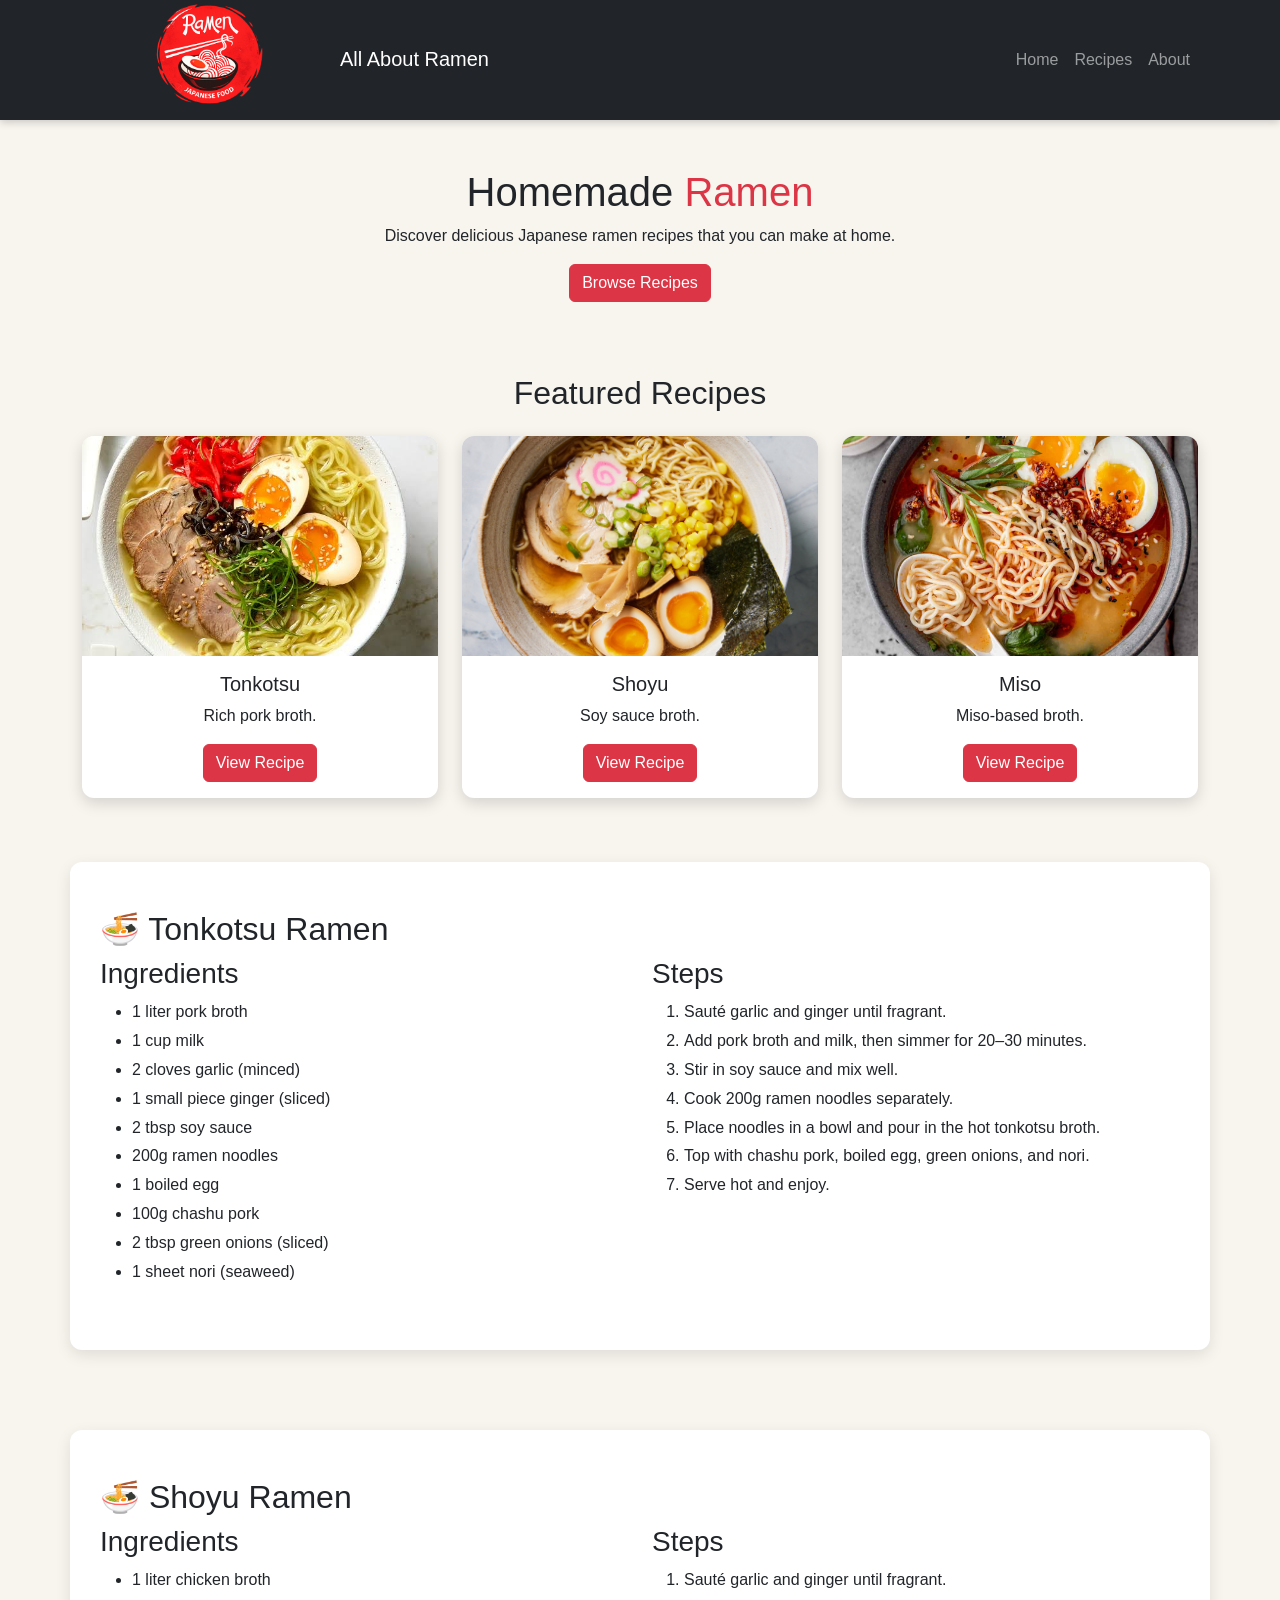
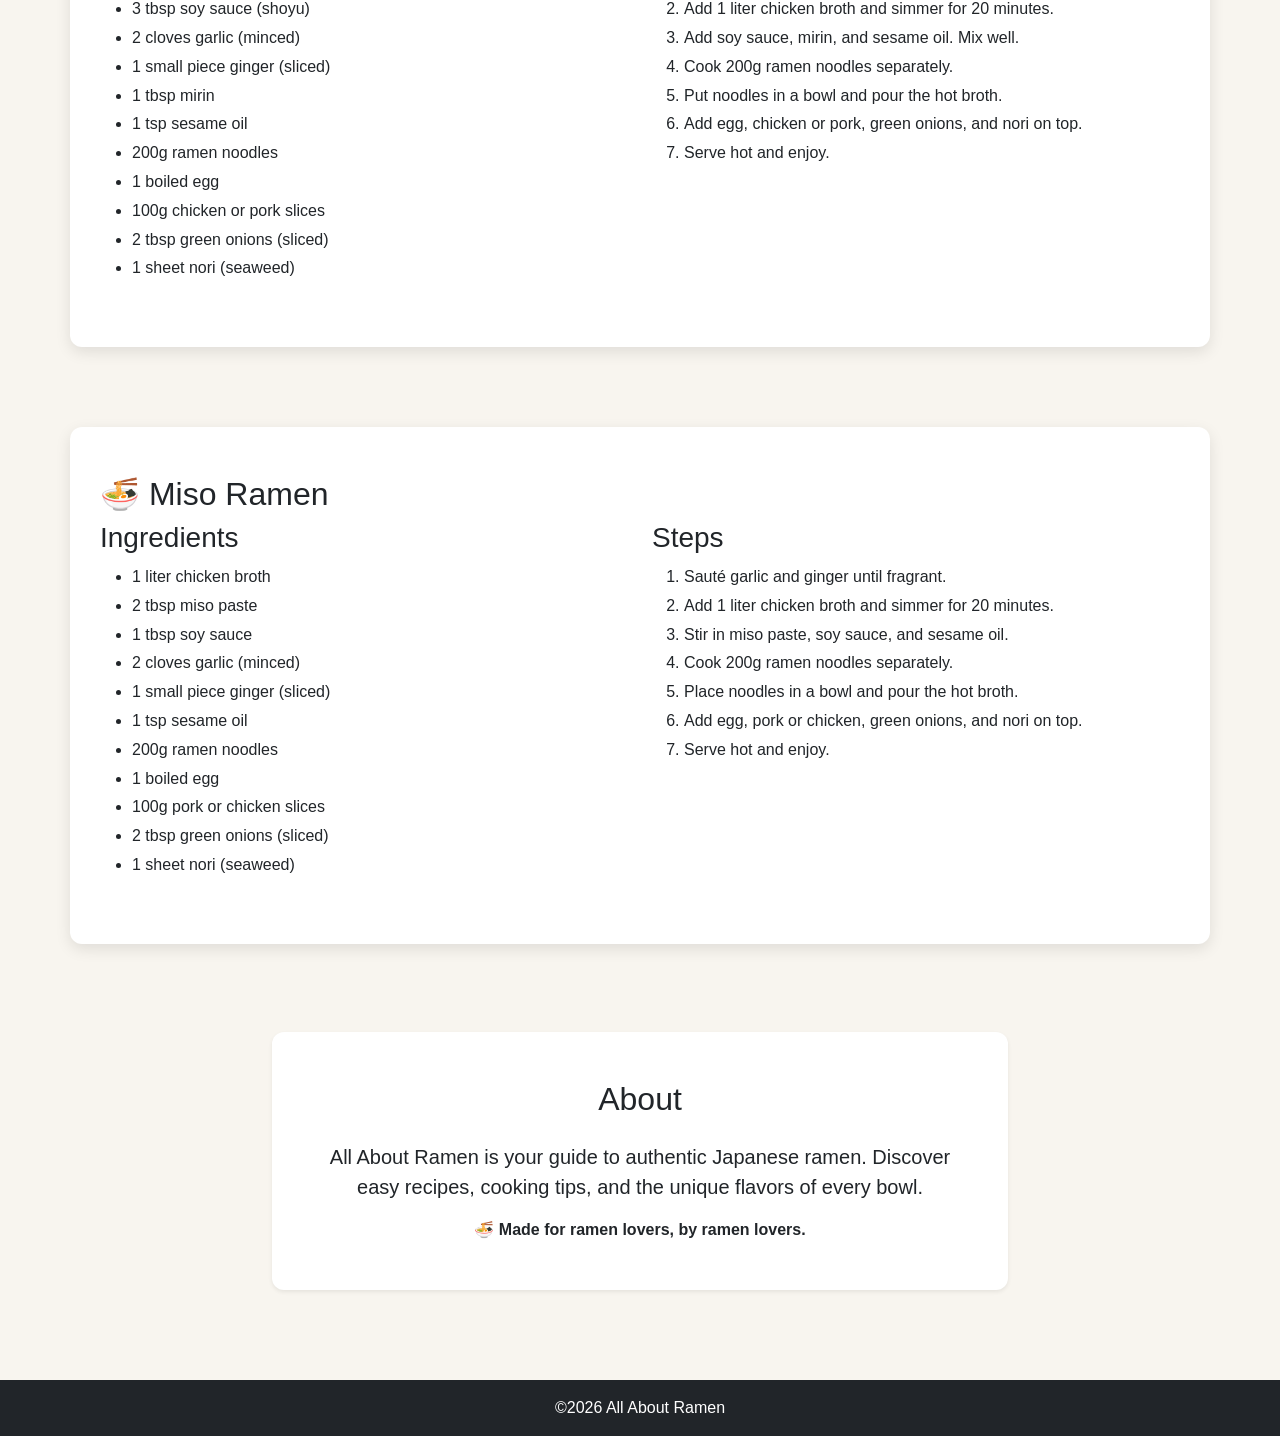
<file: index.html>
<!DOCTYPE html>
<html>
<head>
<title>All About Ramen</title>
<link href="https://cdn.jsdelivr.net/npm/bootstrap@5.3.8/dist/css/bootstrap.min.css" rel="stylesheet">
<link rel="stylesheet" href="style.css">
</head>
<body>
<nav class="navbar navbar-expand-lg navbar-dark bg-dark">
<div class="container">
<div class="navbar-brand"><img src="logo.png" width="250" class="me-2"><span class="brand-text">All About Ramen</span></div>
<ul class="navbar-nav ms-auto">
<li class="nav-item"><a class="nav-link" href="#Homemade">Home</a></li>
<li class="nav-item"><a class="nav-link" href="#recipes">Recipes</a></li>
<li class="nav-item"><a class="nav-link" href="#about">About</a></li>
</ul></a></nav>

<section class="container py-5">
    <div class="row justify-content-center align-items-center">
        <div class="col-md-6 text-center">
            <h1>Homemade <span class="text-danger">Ramen</span></h1>
            <p>Discover delicious Japanese ramen recipes that you can make at home.</p>
            <a href="#recipes" class="btn btn-danger">Browse Recipes</a>
        </div>
    </div>
</section>
<section id="recipes" class="container py-4">
<h2 class="text-center mb-4">Featured Recipes</h2>
<div class="row g-4">
<div class="col-md-4"><div class="card h-100"><img src="tonkotsu.jpg" class="card-img-top"><div class="card-body"><h5>Tonkotsu</h5><p>Rich pork broth.</p><a href="#tonkotsu" class="btn btn-danger">View Recipe</a></div></div></div>
<div class="col-md-4"><div class="card h-100"><img src="shoyu.jpg" class="card-img-top"><div class="card-body"><h5>Shoyu</h5><p>Soy sauce broth.</p><a href="#shoyu" class="btn btn-danger">View Recipe</a></div></div></div>
<div class="col-md-4"><div class="card h-100"><img src="miso.jpg" class="card-img-top"><div class="card-body"><h5>Miso</h5><p>Miso-based broth.</p><a href="#miso" class="btn btn-danger">View Recipe</a></div></div></div>
</div></section>

<section class="container py-5" id="tonkotsu"><h2>🍜 Tonkotsu Ramen</h2>
<div class="row">
    <!-- Left side -->
  <div class="col-md-6">
    <h3>Ingredients</h3>
    <ul>
       <li>1 liter pork broth</li>
    <li>1 cup milk</li>
    <li>2 cloves garlic (minced)</li>
    <li>1 small piece ginger (sliced)</li>
    <li>2 tbsp soy sauce</li>
    <li>200g ramen noodles</li>
    <li>1 boiled egg</li>
    <li>100g chashu pork</li>
    <li>2 tbsp green onions (sliced)</li>
    <li>1 sheet nori (seaweed)</li>
    </ul>
    </div>
  <!-- Middle/Right side -->
    <div class="col-md-6">
        <h3>Steps</h3>
        <ol>            
             <li>Sauté garlic and ginger until fragrant.</li>
    <li>Add pork broth and milk, then simmer for 20–30 minutes.</li>
    <li>Stir in soy sauce and mix well.</li>
    <li>Cook 200g ramen noodles separately.</li>
    <li>Place noodles in a bowl and pour in the hot tonkotsu broth.</li>
    <li>Top with chashu pork, boiled egg, green onions, and nori.</li>
    <li>Serve hot and enjoy.</li>
        </ol>
    </div>
</div>
</section>

<section>    
<div class="container py-5" id="shoyu"><h2>🍜 Shoyu Ramen</h2>
<div class="row">
 <!-- Left side -->
   <div class="col-md-6">
<h3>Ingredients</h3>
    <ul>
    <li>1 liter chicken broth</li>
    <li>3 tbsp soy sauce (shoyu)</li>
    <li>2 cloves garlic (minced)</li>
    <li>1 small piece ginger (sliced)</li>
    <li>1 tbsp mirin</li>
    <li>1 tsp sesame oil</li>
    <li>200g ramen noodles</li>
    <li>1 boiled egg</li>
    <li>100g chicken or pork slices</li>
    <li>2 tbsp green onions (sliced)</li>
    <li>1 sheet nori (seaweed)</li>
    </ul>
    </div> 

<!-- Middle/Right side -->
      <div class="col-md-6">
        <h3>Steps</h3>
         <ol>
    <li>Sauté garlic and ginger until fragrant.</li>
    <li>Add 1 liter chicken broth and simmer for 20 minutes.</li>
    <li>Add soy sauce, mirin, and sesame oil. Mix well.</li>
    <li>Cook 200g ramen noodles separately.</li>
    <li>Put noodles in a bowl and pour the hot broth.</li>
    <li>Add egg, chicken or pork, green onions, and nori on top.</li>
    <li>Serve hot and enjoy.</li>
</ol>
</div>
</div>
</section>


<section class="container py-5" id="miso"><h2>🍜 Miso Ramen</h2>
<div class="row">
 <!-- Left side -->
   <div class="col-md-6">
<h3>Ingredients</h3>
    <ul>
     <li>1 liter chicken broth</li>
    <li>2 tbsp miso paste</li>
    <li>1 tbsp soy sauce</li>
    <li>2 cloves garlic (minced)</li>
    <li>1 small piece ginger (sliced)</li>
    <li>1 tsp sesame oil</li>
    <li>200g ramen noodles</li>
    <li>1 boiled egg</li>
    <li>100g pork or chicken slices</li>
    <li>2 tbsp green onions (sliced)</li>
    <li>1 sheet nori (seaweed)</li>
    </ul>
    </div> 

<!-- Middle/Right side -->
      <div class="col-md-6">
        <h3>Steps</h3>
         <ol>
     <li>Sauté garlic and ginger until fragrant.</li>
    <li>Add 1 liter chicken broth and simmer for 20 minutes.</li>
    <li>Stir in miso paste, soy sauce, and sesame oil.</li>
    <li>Cook 200g ramen noodles separately.</li>
    <li>Place noodles in a bowl and pour the hot broth.</li>
    <li>Add egg, pork or chicken, green onions, and nori on top.</li>
    <li>Serve hot and enjoy.</li>
</ol>
</div>
</div>
</section>
</section>

<section id="about" class="container my-5">
    <div class="row justify-content-center">
    <div class="col-lg-8"> 
            <div class="card shadow-sm border-0">
        <div class="card-body p-5 text-center">

         <h2 class="mb-4">About</h2>

          <p class="lead">
    <strong>All About Ramen</strong> is your guide to authentic
    Japanese ramen. Discover easy recipes, cooking tips, and the
    unique flavors of every bowl.
                    </p>

      <p class="mb-0 fw-semibold">
     🍜 Made for ramen lovers, by ramen lovers.
                    </p>

                </div>
            </div>

        </div>
    </div>
</section>
            </p></section></div>
<footer class="bg-dark text-white text-center p-3">©2026 All About Ramen</footer>
</body></html>
</file>
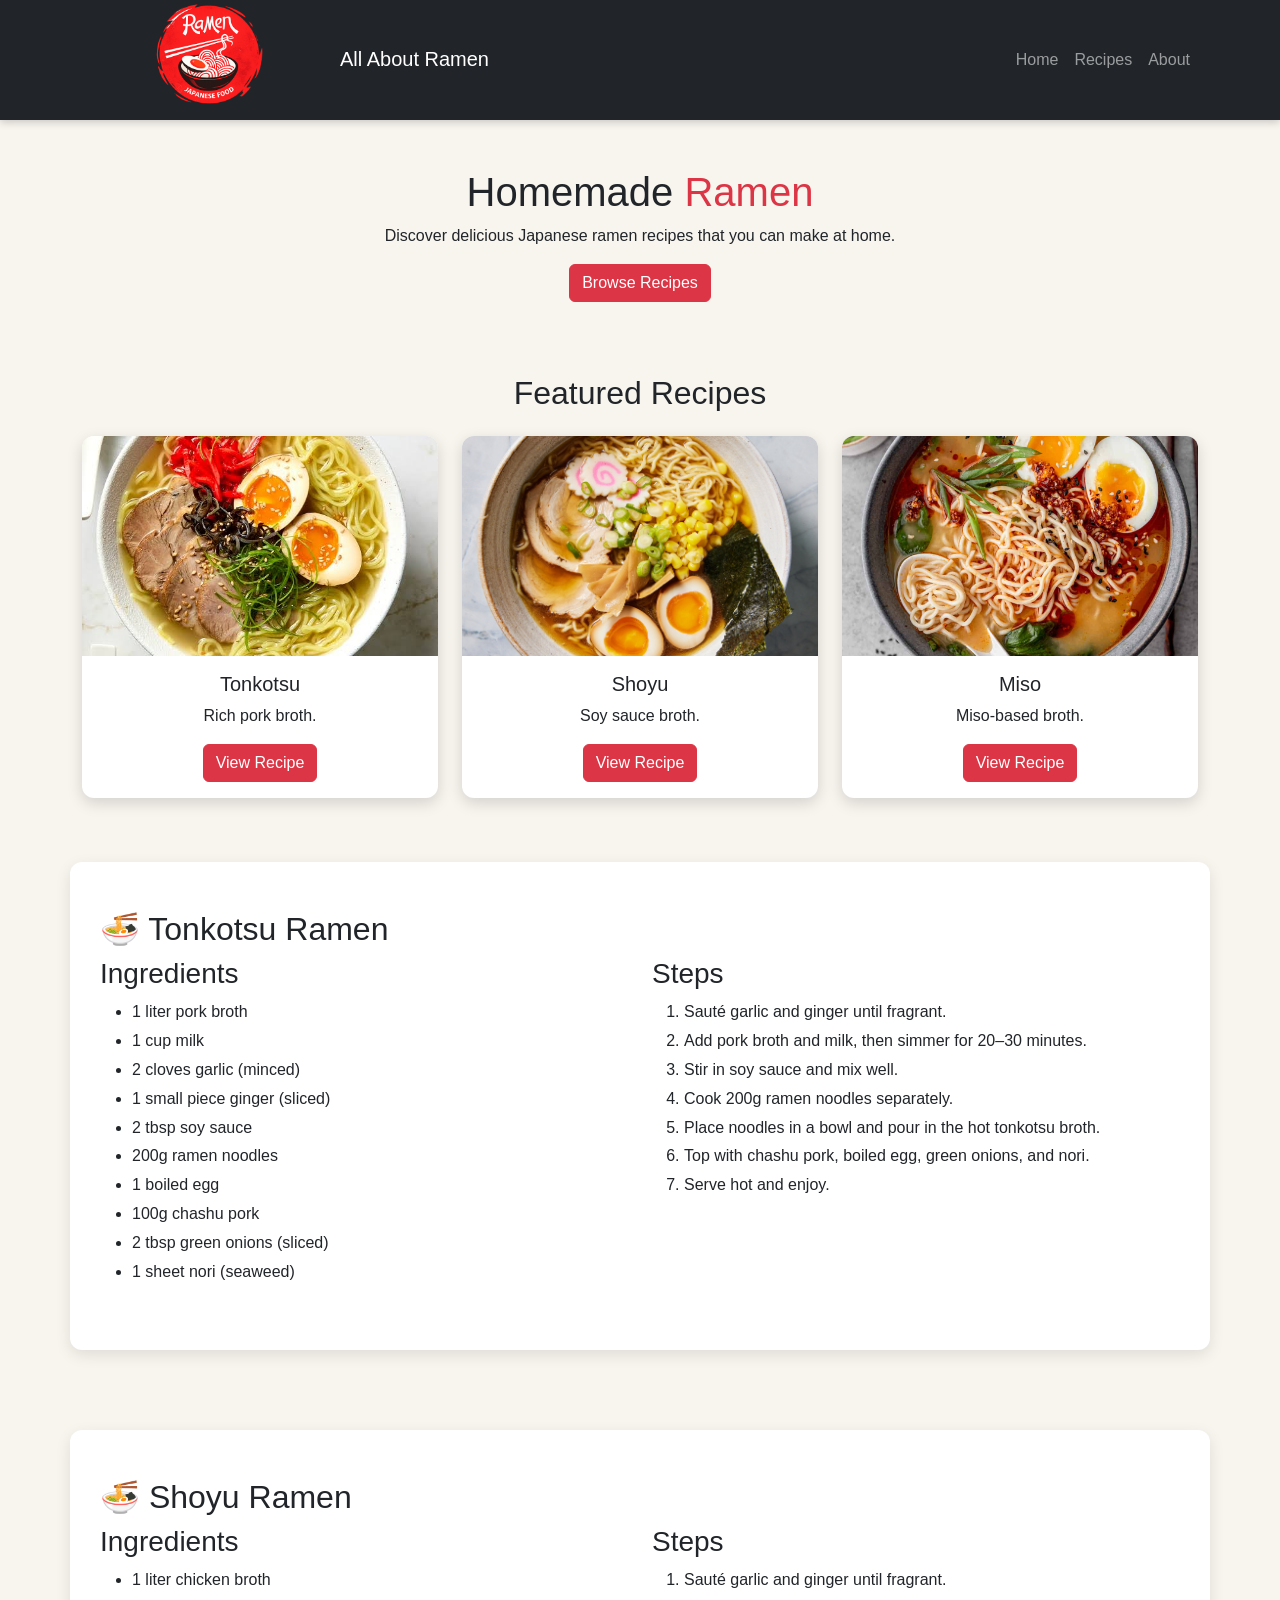
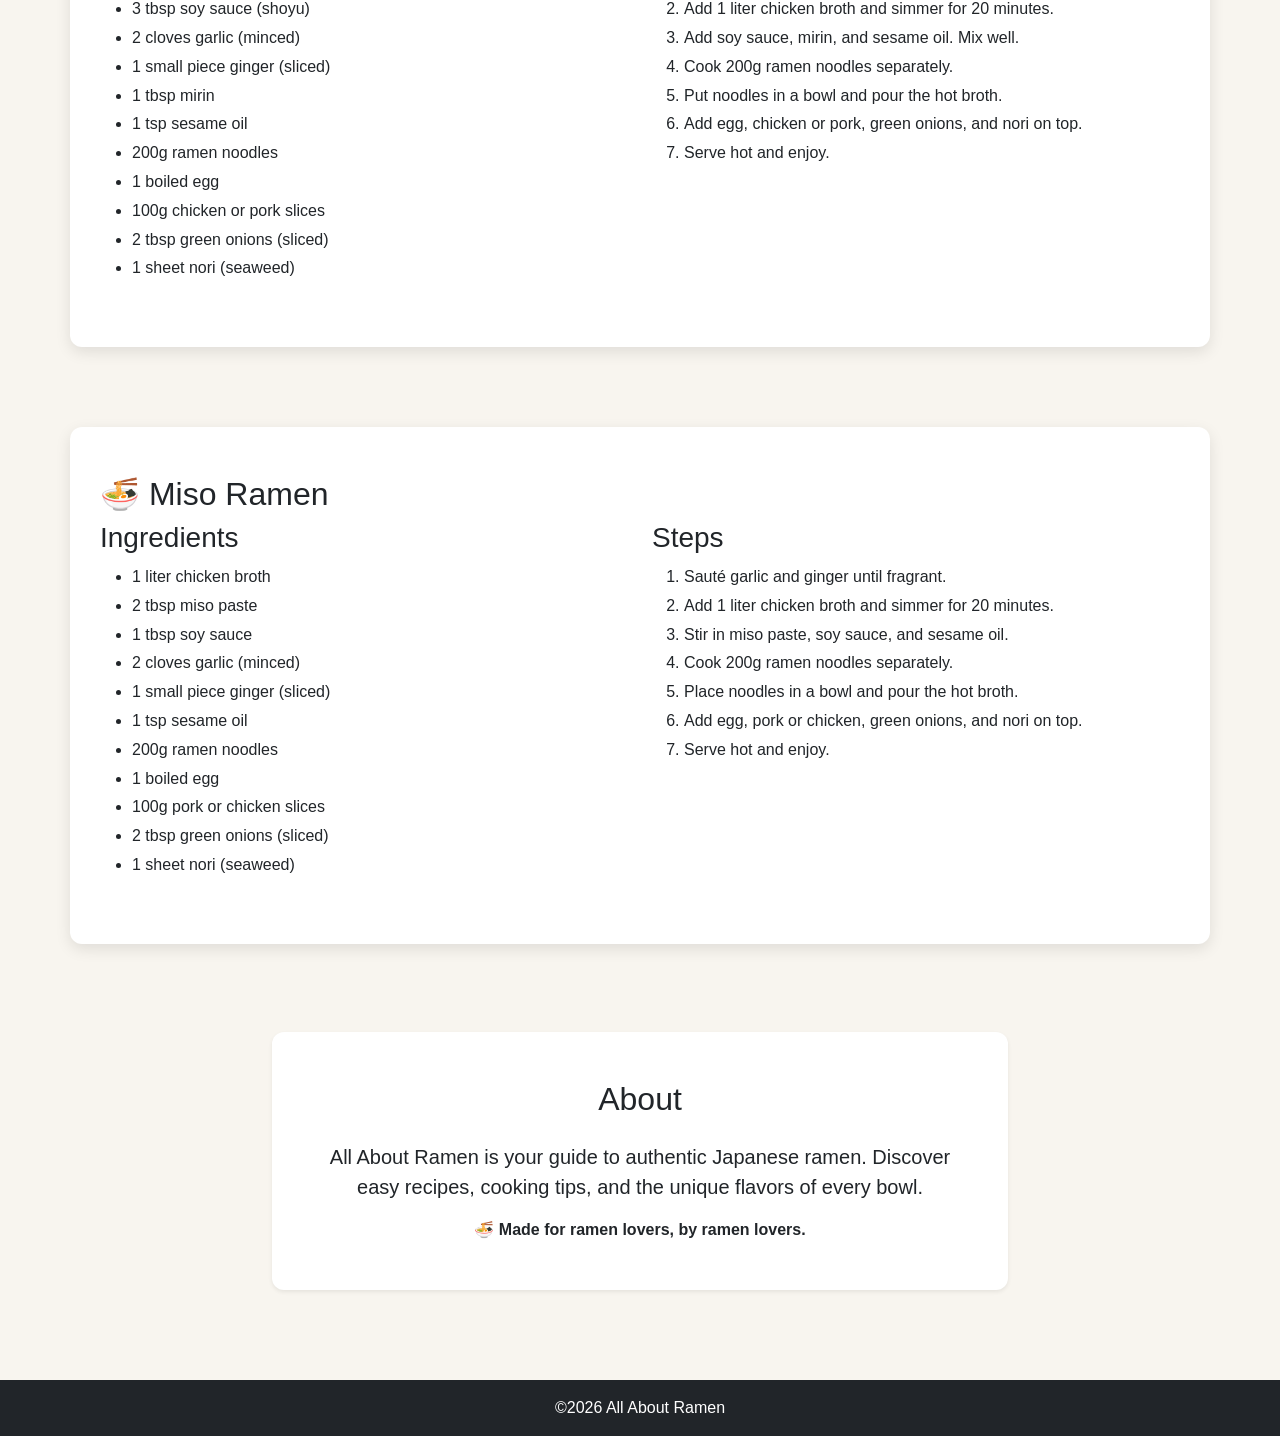
<file: none (4).html>
<!DOCTYPE html>
<html>
<head>
<title>All About Ramen</title>
<link href="https://cdn.jsdelivr.net/npm/bootstrap@5.3.8/dist/css/bootstrap.min.css" rel="stylesheet">
<link rel="stylesheet" href="style.css">
</head>
<body>
<nav class="navbar navbar-expand-lg navbar-dark bg-dark">
<div class="container">
<div class="navbar-brand"><img src="logo.png" width="250" class="me-2"><span class="brand-text">All About Ramen</span></div>
<ul class="navbar-nav ms-auto">
<li class="nav-item"><a class="nav-link" href="#Homemade">Home</a></li>
<li class="nav-item"><a class="nav-link" href="#recipes">Recipes</a></li>
<li class="nav-item"><a class="nav-link" href="#about">About</a></li>
</ul></a></nav>

<section class="container py-5">
    <div class="row justify-content-center align-items-center">
        <div class="col-md-6 text-center">
            <h1>Homemade <span class="text-danger">Ramen</span></h1>
            <p>Discover delicious Japanese ramen recipes that you can make at home.</p>
            <a href="#recipes" class="btn btn-danger">Browse Recipes</a>
        </div>
    </div>
</section>
<section id="recipes" class="container py-4">
<h2 class="text-center mb-4">Featured Recipes</h2>
<div class="row g-4">
<div class="col-md-4"><div class="card h-100"><img src="tonkotsu.jpg" class="card-img-top"><div class="card-body"><h5>Tonkotsu</h5><p>Rich pork broth.</p><a href="#tonkotsu" class="btn btn-danger">View Recipe</a></div></div></div>
<div class="col-md-4"><div class="card h-100"><img src="shoyu.jpg" class="card-img-top"><div class="card-body"><h5>Shoyu</h5><p>Soy sauce broth.</p><a href="#shoyu" class="btn btn-danger">View Recipe</a></div></div></div>
<div class="col-md-4"><div class="card h-100"><img src="miso.jpg" class="card-img-top"><div class="card-body"><h5>Miso</h5><p>Miso-based broth.</p><a href="#miso" class="btn btn-danger">View Recipe</a></div></div></div>
</div></section>

<section class="container py-5" id="tonkotsu"><h2>🍜 Tonkotsu Ramen</h2>
<div class="row">
    <!-- Left side -->
  <div class="col-md-6">
    <h3>Ingredients</h3>
    <ul>
       <li>1 liter pork broth</li>
    <li>1 cup milk</li>
    <li>2 cloves garlic (minced)</li>
    <li>1 small piece ginger (sliced)</li>
    <li>2 tbsp soy sauce</li>
    <li>200g ramen noodles</li>
    <li>1 boiled egg</li>
    <li>100g chashu pork</li>
    <li>2 tbsp green onions (sliced)</li>
    <li>1 sheet nori (seaweed)</li>
    </ul>
    </div>
  <!-- Middle/Right side -->
    <div class="col-md-6">
        <h3>Steps</h3>
        <ol>            
             <li>Sauté garlic and ginger until fragrant.</li>
    <li>Add pork broth and milk, then simmer for 20–30 minutes.</li>
    <li>Stir in soy sauce and mix well.</li>
    <li>Cook 200g ramen noodles separately.</li>
    <li>Place noodles in a bowl and pour in the hot tonkotsu broth.</li>
    <li>Top with chashu pork, boiled egg, green onions, and nori.</li>
    <li>Serve hot and enjoy.</li>
        </ol>
    </div>
</div>
</section>

<section>    
<div class="container py-5" id="shoyu"><h2>🍜 Shoyu Ramen</h2>
<div class="row">
 <!-- Left side -->
   <div class="col-md-6">
<h3>Ingredients</h3>
    <ul>
    <li>1 liter chicken broth</li>
    <li>3 tbsp soy sauce (shoyu)</li>
    <li>2 cloves garlic (minced)</li>
    <li>1 small piece ginger (sliced)</li>
    <li>1 tbsp mirin</li>
    <li>1 tsp sesame oil</li>
    <li>200g ramen noodles</li>
    <li>1 boiled egg</li>
    <li>100g chicken or pork slices</li>
    <li>2 tbsp green onions (sliced)</li>
    <li>1 sheet nori (seaweed)</li>
    </ul>
    </div> 

<!-- Middle/Right side -->
      <div class="col-md-6">
        <h3>Steps</h3>
         <ol>
    <li>Sauté garlic and ginger until fragrant.</li>
    <li>Add 1 liter chicken broth and simmer for 20 minutes.</li>
    <li>Add soy sauce, mirin, and sesame oil. Mix well.</li>
    <li>Cook 200g ramen noodles separately.</li>
    <li>Put noodles in a bowl and pour the hot broth.</li>
    <li>Add egg, chicken or pork, green onions, and nori on top.</li>
    <li>Serve hot and enjoy.</li>
</ol>
</div>
</div>
</section>


<section class="container py-5" id="miso"><h2>🍜 Miso Ramen</h2>
<div class="row">
 <!-- Left side -->
   <div class="col-md-6">
<h3>Ingredients</h3>
    <ul>
     <li>1 liter chicken broth</li>
    <li>2 tbsp miso paste</li>
    <li>1 tbsp soy sauce</li>
    <li>2 cloves garlic (minced)</li>
    <li>1 small piece ginger (sliced)</li>
    <li>1 tsp sesame oil</li>
    <li>200g ramen noodles</li>
    <li>1 boiled egg</li>
    <li>100g pork or chicken slices</li>
    <li>2 tbsp green onions (sliced)</li>
    <li>1 sheet nori (seaweed)</li>
    </ul>
    </div> 

<!-- Middle/Right side -->
      <div class="col-md-6">
        <h3>Steps</h3>
         <ol>
     <li>Sauté garlic and ginger until fragrant.</li>
    <li>Add 1 liter chicken broth and simmer for 20 minutes.</li>
    <li>Stir in miso paste, soy sauce, and sesame oil.</li>
    <li>Cook 200g ramen noodles separately.</li>
    <li>Place noodles in a bowl and pour the hot broth.</li>
    <li>Add egg, pork or chicken, green onions, and nori on top.</li>
    <li>Serve hot and enjoy.</li>
</ol>
</div>
</div>
</section>
</section>

<section id="about" class="container my-5">
    <div class="row justify-content-center">
        <div class="col-lg-8">

            <div class="card shadow-sm border-0">
                <div class="card-body p-5 text-center">

                    <h2 class="mb-4">About</h2>

                    <p class="lead">
                        <strong>All About Ramen</strong> is your guide to authentic
                        Japanese ramen. Discover easy recipes, cooking tips, and the
                        unique flavors of every bowl.
                    </p>

                    <p class="mb-0 fw-semibold">
                        🍜 Made for ramen lovers, by ramen lovers.
                    </p>

                </div>
            </div>

        </div>
    </div>
</section>
            </p></section></div>
<footer class="bg-dark text-white text-center p-3">©2026 All About Ramen</footer>
</body></html>
</file>
<file: style.css>
/* Smooth scrolling */
html{
    scroll-behavior: smooth;
}

/* Body */
body{
    background: #f8f5ef;
    font-family: Arial, Helvetica, sans-serif;
}

/* Navbar */
.navbar{
    box-shadow: 0 2px 8px rgba(0,0,0,0.2);
    height: 120px;
}

/* Hero Section */
section{
    padding-top: 40px;
    padding-bottom: 40px;
}

h1 span{
    color: #dc3545;
}

/* Recipe Cards */
.card{
    border: none;
    border-radius: 12px;
    overflow: hidden;
    box-shadow: 0 5px 15px rgba(0,0,0,.15);
    transition: transform .3s ease;
}

.card:hover{
    transform: translateY(-5px);
}

.card img{
    height: 220px;
    object-fit: cover;
}

.card-body{
    text-align: center;
}

/* Recipe Sections */
#tonkotsu,
#shoyu,
#miso{
    background: white;
    border-radius: 12px;
    padding: 30px;
    margin-top: 40px;
    box-shadow: 0 5px 15px rgba(0,0,0,.1);
}

/* Lists */
ul,
ol{
    line-height: 1.8;
}

/* Footer */
footer{
    margin-top: 50px;
}

.span{

}
</file>
